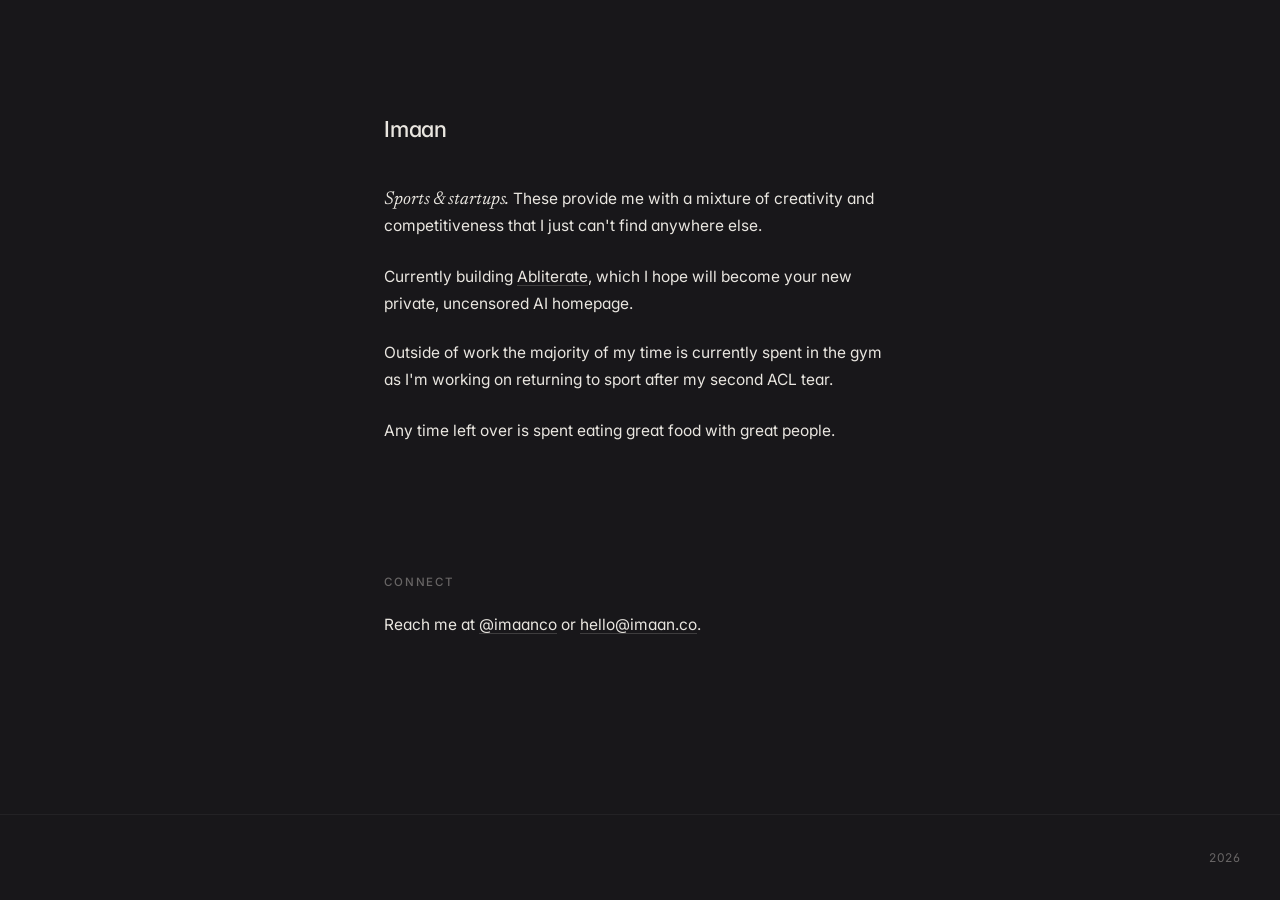
<file: index.html>
<!DOCTYPE html><html lang="en"><head>


<meta charset="utf-8">
<meta name="viewport" content="width=device-width, initial-scale=1">
<title>Imaan Minaii</title>
<meta name="description" content="Sport, startups, privacy. Building tools for people who could build before AI.">
<link rel="preconnect" href="https://fonts.googleapis.com">
<link rel="preconnect" href="https://fonts.gstatic.com" crossorigin="">
<link href="https://fonts.googleapis.com/css2?family=Inter:wght@400;500;600&amp;family=Newsreader:ital,opsz,wght@0,6..72,400;1,6..72,400&amp;display=swap" rel="stylesheet">
<link rel="icon" type="image/svg+xml" href="favicon.svg">
<link rel="stylesheet" href="site.css">
</head>
<body data-screen-label="Homepage" style="">

<main class="home">

  <div class="name">Imaan</div>

  <section class="intro">
    <p style=""><em>Sports & startups.</em> These provide me with a mixture of creativity and competitiveness that I just can't find anywhere else.<div style="height: 2px"><br></div><div style="">Currently building <a href="https://abliterate.ai" class="link">Abliterate</a>, which I hope will become your new private, uncensored AI homepage.&nbsp;</div></p>
    <p style="">Outside of work the majority of my time is currently spent in the gym as I'm working on returning to sport after my second ACL tear.&nbsp;<div style="height: 2px"><br></div><div>Any time left over is spent eating great food with great people.</div></p>
  </section>

  <section class="grid">
    <div class="block" hidden>
      <div class="eyebrow">Building</div>
      <div class="item">
        <div class="name-row"><a href="https://abliterate.ai">Abliterate</a></div>
        <div class="desc">Your private, uncensored homepage to the internet.</div>
      </div>
    </div>

    <div class="block" hidden>
      <div class="eyebrow">Projects</div>
      <div class="item">
        <div class="name-row"><a href="#">Builders Log</a><span class="arr">↗</span></div>
        <div class="desc">Turn your coding-agent history into social posts.</div>
      </div>
      <div class="item">
        <div class="name-row"><a href="#">PT Module</a><span class="arr">↗</span></div>
        <div class="desc">Coaching software for trainers who just want to train.</div>
      </div>
      <div class="item">
        <div class="name-row"><a href="#">Toolbelt</a><span class="arr">↗</span></div>
        <div class="desc">Personal suite of tools for building apps people love.</div>
      </div>
    </div>

    <div class="block" hidden>
      <div class="eyebrow">Writing</div>
      <div class="item">
        <div class="name-row"><a href="notes-on-ai-velocity.html">Notes on AI velocity</a></div>
        <div class="desc">Why 10× beats 100 features.</div>
      </div>
      <div class="item">
        <div class="name-row"><a href="#">Returning from injury</a></div>
        <div class="desc">Six months off the pitch.</div>
      </div>
      <div class="item">
        <div class="name-row"><a href="writing.html">All writing</a></div>
        <div class="desc">Infrequent thoughts.</div>
      </div>
    </div>
  </section>

  <section class="section" hidden>
    <div class="eyebrow">Now</div>
    <p style="">Returning from injury — slowly, mindfully. Most evenings are spent organising matches, training, or cooking.</p>
    <p style="">Building three things at once is a discipline in saying no. I keep a short list of things that earn their place and protect the rest of the day for deep work.</p>
  </section>

  <section class="section">
    <div class="eyebrow">Connect</div>
    <p>Reach me at <a href="https://x.com/imaanco" class="link" style="">@imaanco</a> or <a href="mailto:hello@imaan.co" class="link" style="">hello@imaan.co</a>.</p>
  </section>

</main>

<footer class="home-foot">
  <span>2026</span>
</footer>



</body></html>
</file>
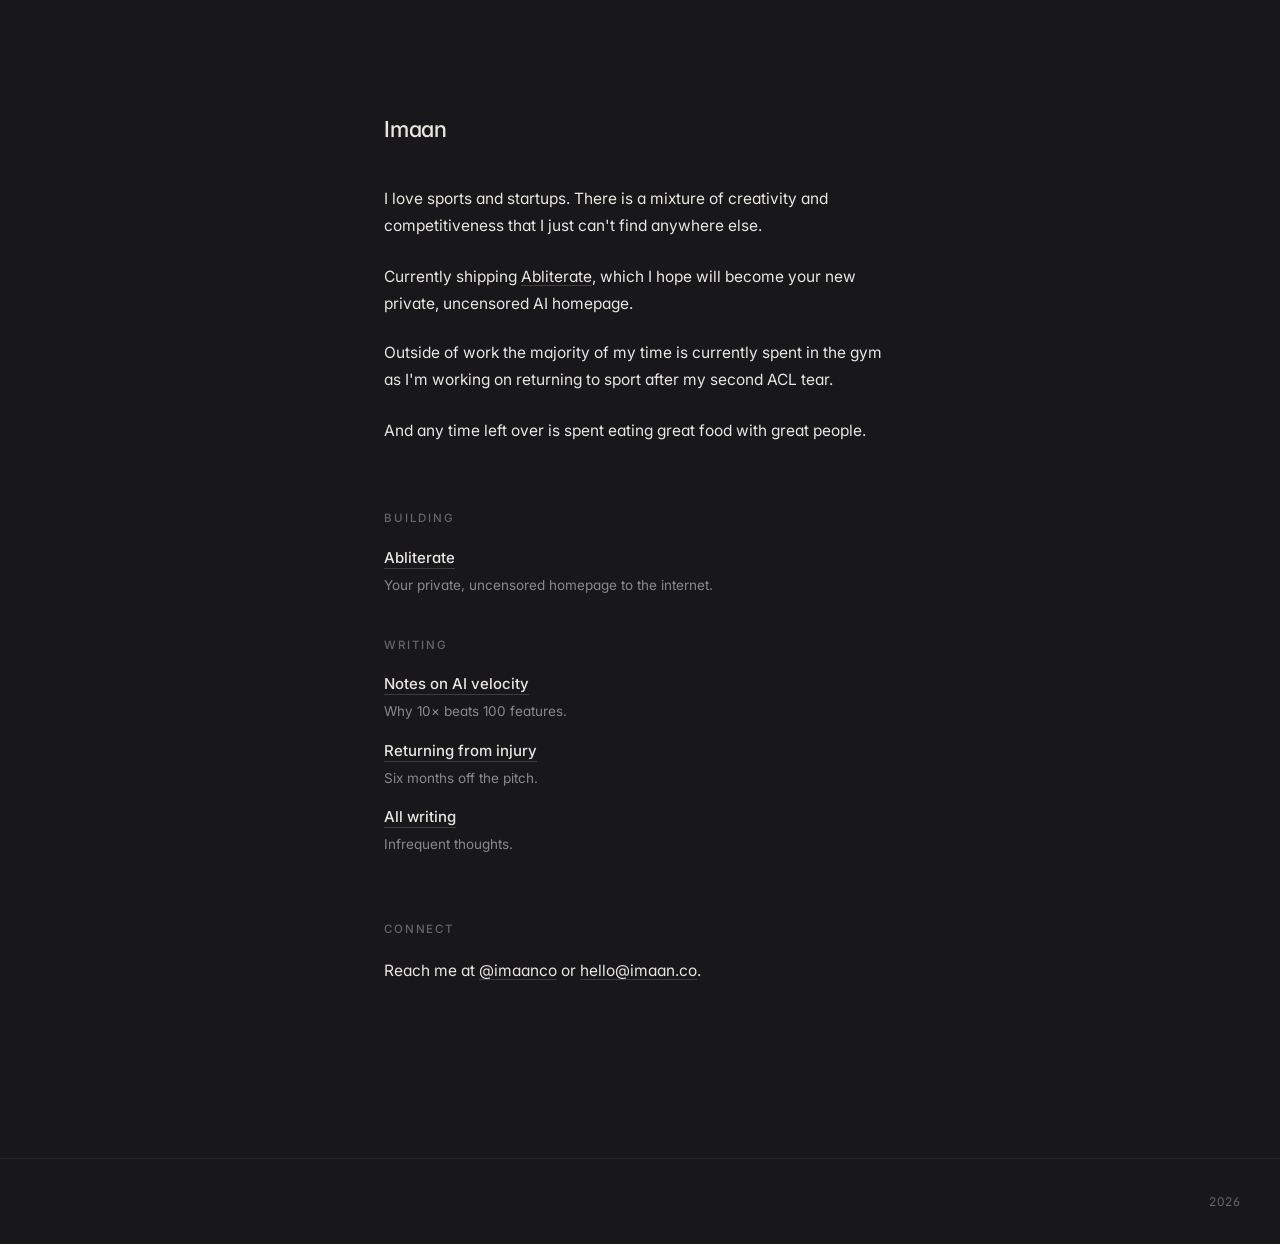
<file: design_references/index.html>
<!DOCTYPE html><html lang="en"><head>


<meta charset="utf-8">
<meta name="viewport" content="width=device-width, initial-scale=1">
<title>Imaan</title>
<meta name="description" content="Sport, startups, software. Building tools for people who could build before AI.">
<link rel="preconnect" href="https://fonts.googleapis.com">
<link rel="preconnect" href="https://fonts.gstatic.com" crossorigin="">
<link href="https://fonts.googleapis.com/css2?family=Inter:wght@400;500;600&amp;display=swap" rel="stylesheet">
<link rel="stylesheet" href="site.css">
</head>
<body data-screen-label="Homepage" style="">

<main class="home">

  <div class="name">Imaan</div>

  <section class="intro">
    <p style="">I love sports and startups. There is a mixture of creativity and competitiveness that I just can't find anywhere else.<div style="height: 2px"><br></div><div style="">Currently shipping <a href="#" class="link">Abliterate</a>, which I hope will become your new private, uncensored AI homepage.&nbsp;</div></p>
    <p style="">Outside of work the majority of my time is currently spent in the gym as I'm working on returning to sport after my second ACL tear.&nbsp;<div style="height: 2px"><br></div><div>And any time left over is spent eating great food with great people.</div></p>
  </section>

  <section class="grid">
    <div class="block">
      <div class="eyebrow">Building</div>
      <div class="item">
        <div class="name-row"><a href="#">Abliterate</a></div>
        <div class="desc">Your private, uncensored homepage to the internet.</div>
      </div>
    </div>

    <div class="block" hidden>
      <div class="eyebrow">Projects</div>
      <div class="item">
        <div class="name-row"><a href="#">Builders Log</a><span class="arr">↗</span></div>
        <div class="desc">Turn your coding-agent history into social posts.</div>
      </div>
      <div class="item">
        <div class="name-row"><a href="#">PT Module</a><span class="arr">↗</span></div>
        <div class="desc">Coaching software for trainers who just want to train.</div>
      </div>
      <div class="item">
        <div class="name-row"><a href="#">Toolbelt</a><span class="arr">↗</span></div>
        <div class="desc">Personal suite of tools for building apps people love.</div>
      </div>
    </div>

    <div class="block">
      <div class="eyebrow">Writing</div>
      <div class="item">
        <div class="name-row"><a href="notes-on-ai-velocity.html">Notes on AI velocity</a></div>
        <div class="desc">Why 10× beats 100 features.</div>
      </div>
      <div class="item">
        <div class="name-row"><a href="#">Returning from injury</a></div>
        <div class="desc">Six months off the pitch.</div>
      </div>
      <div class="item">
        <div class="name-row"><a href="writing.html">All writing</a></div>
        <div class="desc">Infrequent thoughts.</div>
      </div>
    </div>
  </section>

  <section class="section" hidden>
    <div class="eyebrow">Now</div>
    <p style="">Returning from injury — slowly, mindfully. Most evenings are spent organising matches, training, or cooking.</p>
    <p style="">Building three things at once is a discipline in saying no. I keep a short list of things that earn their place and protect the rest of the day for deep work.</p>
  </section>

  <section class="section">
    <div class="eyebrow">Connect</div>
    <p>Reach me at <a href="#" class="link" style="">@imaanco</a> or <a href="mailto:hi@imaan.co" class="link" style="">hello@imaan.co</a>.</p>
  </section>

</main>

<footer class="home-foot">
  <span>2026</span>
</footer>



</body></html>
</file>
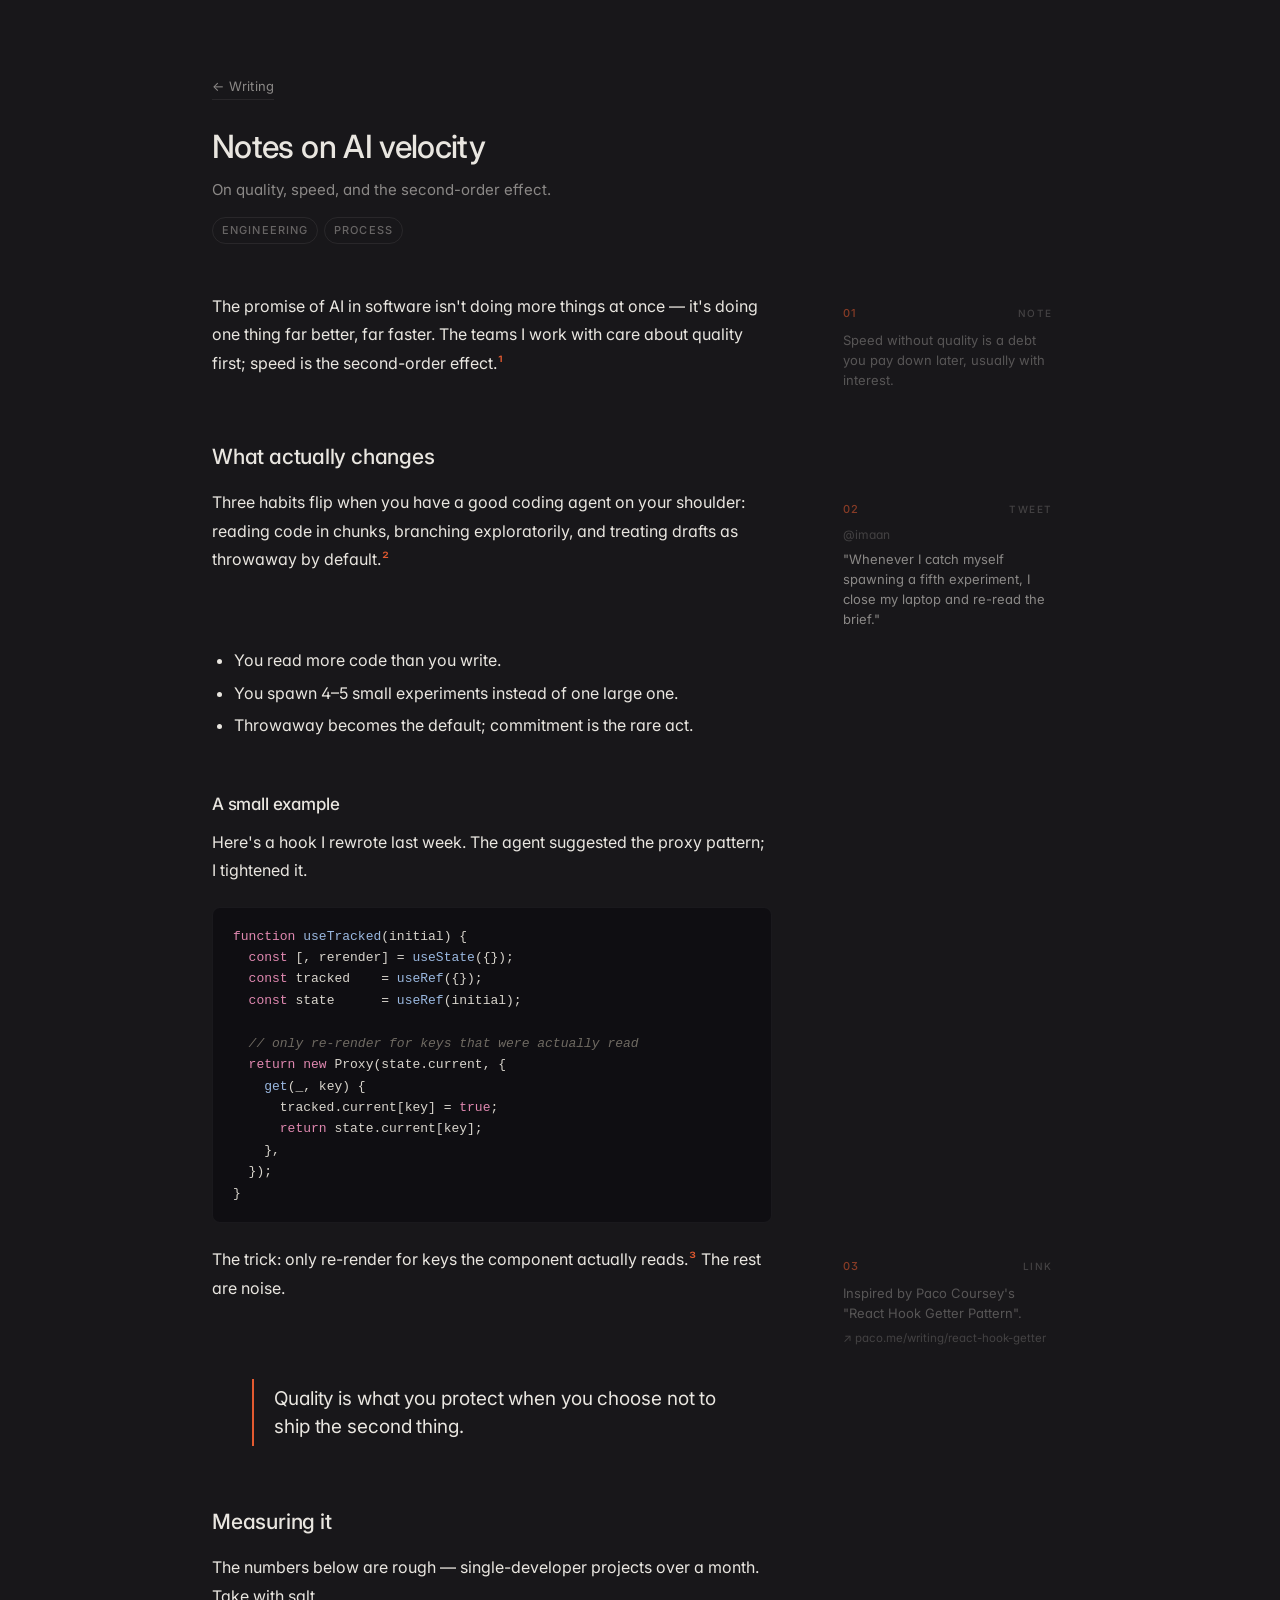
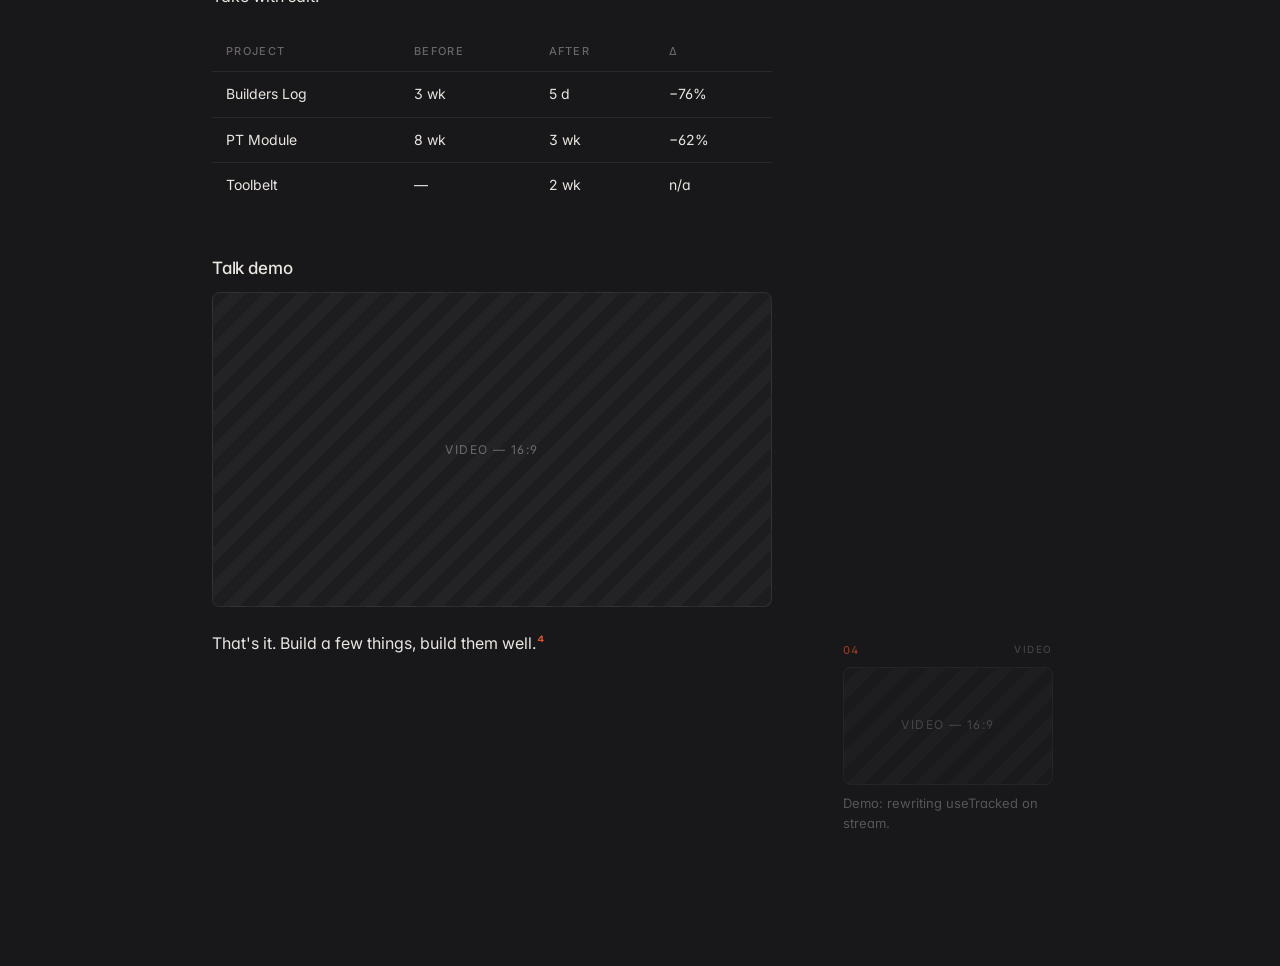
<file: notes-on-ai-velocity.html>
<!doctype html>
<html lang="en">
<head>
<meta charset="utf-8" />
<meta name="viewport" content="width=device-width, initial-scale=1" />
<title>Notes on AI velocity — Imaan</title>
<link rel="preconnect" href="https://fonts.googleapis.com" />
<link rel="preconnect" href="https://fonts.gstatic.com" crossorigin />
<link href="https://fonts.googleapis.com/css2?family=Inter:wght@400;500;600&family=Newsreader:ital,opsz,wght@0,6..72,400;1,6..72,400&display=swap" rel="stylesheet" />
<link rel="icon" type="image/svg+xml" href="favicon.svg" />
<link rel="stylesheet" href="site.css" />
</head>
<body data-screen-label="Post — Notes on AI velocity">

<main class="post-wrap">

  <div class="crumb"><a href="writing.html" class="back-link">← Writing</a></div>

  <header class="head">
    <h1 class="h-title">Notes on AI velocity</h1>
    <p class="h-sub">On quality, speed, and the second-order effect.</p>
    <div class="h-topics">
      <span class="t">Engineering</span>
      <span class="t">Process</span>
    </div>
  </header>

  <article class="post">

    <p>
      The promise of AI in software isn't doing more things at once — it's doing
      one thing far better, far faster. The teams I work with care about quality
      first; speed is the second-order effect.<a class="sn-mark" href="#sn-1" data-sn-target="1">1</a>
    </p>
    <aside class="sn" data-sn="1">
      <button class="sn-toggle"><span>Note 01</span><span class="sn-toggle-icon">+</span></button>
      <div class="sn-head">
        <span class="sn-n">01</span>
        <span class="sn-kind">Note</span>
      </div>
      <div class="sn-body">
        <p>Speed without quality is a debt you pay down later, usually with interest.</p>
      </div>
    </aside>

    <h2>What actually changes</h2>
    <p>
      Three habits flip when you have a good coding agent on your shoulder: reading
      code in chunks, branching exploratorily, and treating drafts as throwaway by
      default.<a class="sn-mark" href="#sn-2" data-sn-target="2">2</a>
    </p>
    <aside class="sn" data-sn="2">
      <button class="sn-toggle"><span>Note 02</span><span class="sn-toggle-icon">+</span></button>
      <div class="sn-head">
        <span class="sn-n">02</span>
        <span class="sn-kind">Tweet</span>
      </div>
      <div class="sn-body">
        <p class="handle">@imaan</p>
        <p class="quote">"Whenever I catch myself spawning a fifth experiment, I close my laptop and re-read the brief."</p>
      </div>
    </aside>

    <ul>
      <li>You read more code than you write.</li>
      <li>You spawn 4–5 small experiments instead of one large one.</li>
      <li>Throwaway becomes the default; commitment is the rare act.</li>
    </ul>

    <h3>A small example</h3>
    <p>Here's a hook I rewrote last week. The agent suggested the proxy pattern; I tightened it.</p>

<pre class="code"><span class="tok-k">function</span> <span class="tok-f">useTracked</span>(initial) {
  <span class="tok-k">const</span> [, rerender] = <span class="tok-f">useState</span>({});
  <span class="tok-k">const</span> tracked    = <span class="tok-f">useRef</span>({});
  <span class="tok-k">const</span> state      = <span class="tok-f">useRef</span>(initial);

  <span class="tok-c">// only re-render for keys that were actually read</span>
  <span class="tok-k">return</span> <span class="tok-k">new</span> Proxy(state.current, {
    <span class="tok-f">get</span>(_, key) {
      tracked.current[key] = <span class="tok-k">true</span>;
      <span class="tok-k">return</span> state.current[key];
    },
  });
}</pre>

    <p>
      The trick: only re-render for keys the component actually reads.<a class="sn-mark" href="#sn-3" data-sn-target="3">3</a> The rest are noise.
    </p>
    <aside class="sn" data-sn="3">
      <button class="sn-toggle"><span>Note 03</span><span class="sn-toggle-icon">+</span></button>
      <div class="sn-head">
        <span class="sn-n">03</span>
        <span class="sn-kind">Link</span>
      </div>
      <div class="sn-body">
        <p>Inspired by Paco Coursey's "React Hook Getter Pattern".</p>
        <p class="url">↗ paco.me/writing/react-hook-getter</p>
      </div>
    </aside>

    <blockquote class="pull">Quality is what you protect when you choose not to ship the second thing.</blockquote>

    <h2>Measuring it</h2>
    <p>The numbers below are rough — single-developer projects over a month. Take with salt.</p>

    <table class="tbl">
      <thead><tr><th>Project</th><th>Before</th><th>After</th><th>Δ</th></tr></thead>
      <tbody>
        <tr><td>Builders Log</td><td>3 wk</td><td>5 d</td><td>−76%</td></tr>
        <tr><td>PT Module</td><td>8 wk</td><td>3 wk</td><td>−62%</td></tr>
        <tr><td>Toolbelt</td><td>—</td><td>2 wk</td><td>n/a</td></tr>
      </tbody>
    </table>

    <h3>Talk demo</h3>
    <div class="embed">Video — 16:9</div>

    <p>
      That's it. Build a few things, build them well.<a class="sn-mark" href="#sn-4" data-sn-target="4">4</a>
    </p>
    <aside class="sn" data-sn="4">
      <button class="sn-toggle"><span>Note 04</span><span class="sn-toggle-icon">+</span></button>
      <div class="sn-head">
        <span class="sn-n">04</span>
        <span class="sn-kind">Video</span>
      </div>
      <div class="sn-body">
        <div class="embed">Video — 16:9</div>
        <p>Demo: rewriting useTracked on stream.</p>
      </div>
    </aside>

  </article>

</main>

<script src="post.js"></script>

</body>
</html>
</file>
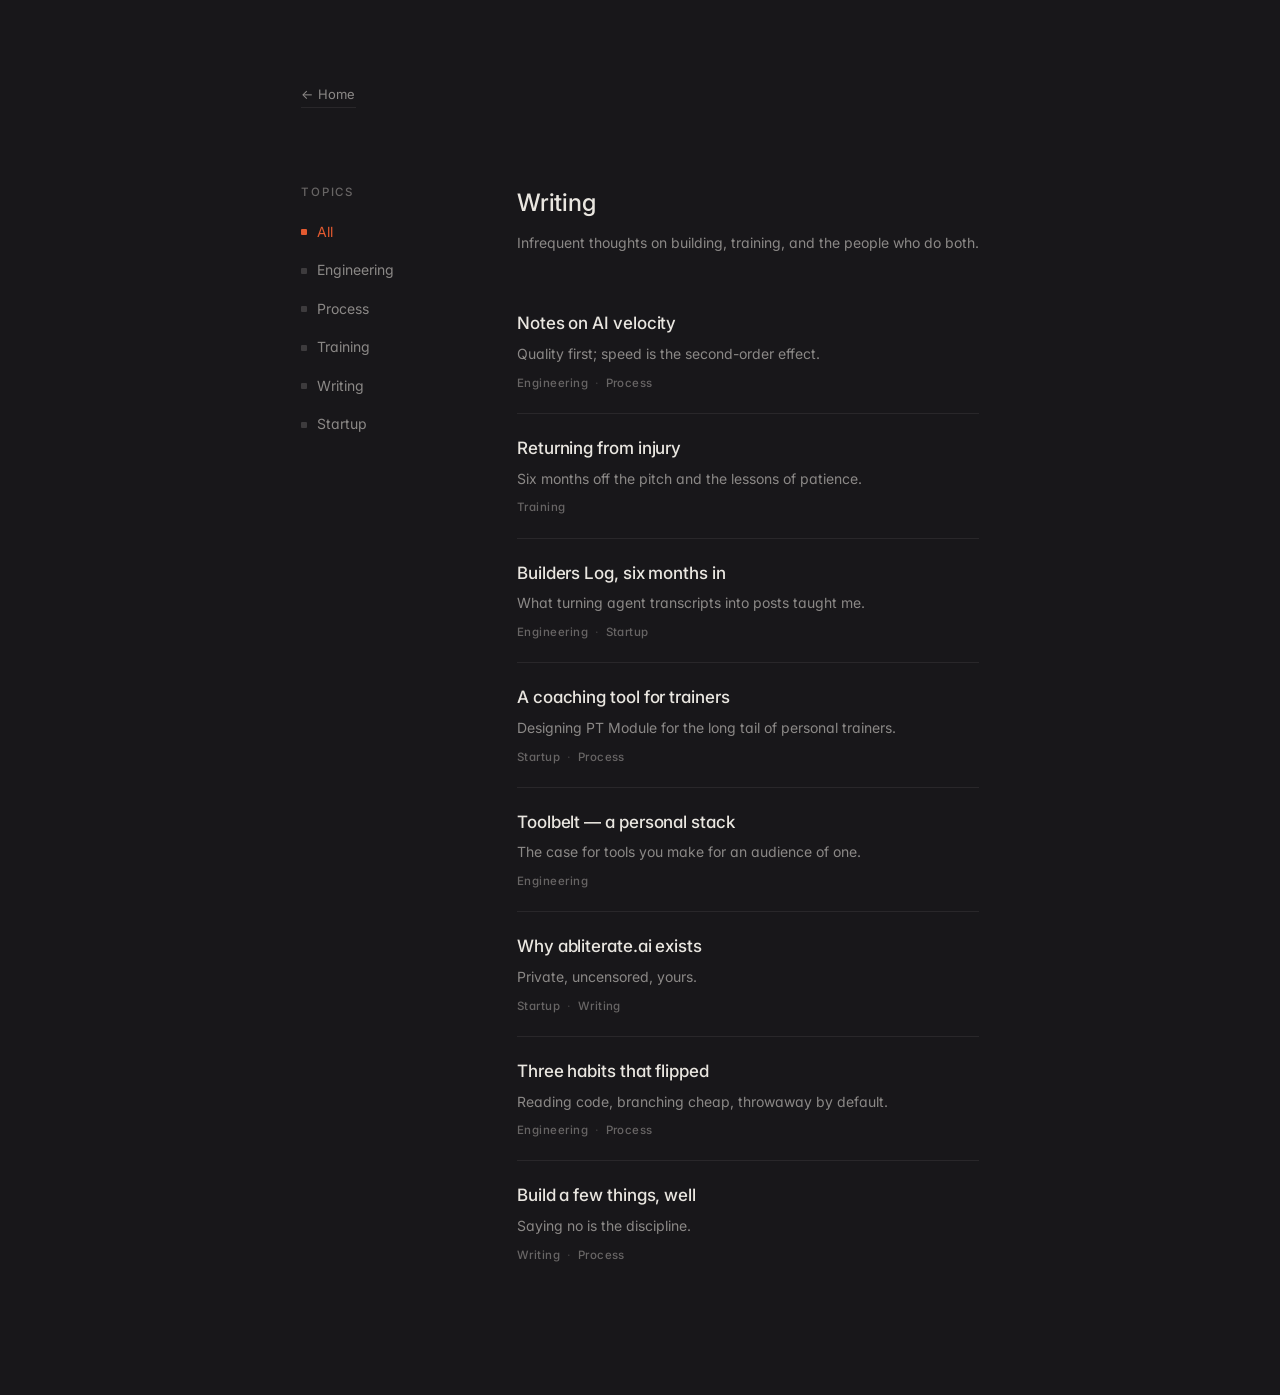
<file: writing.html>
<!doctype html>
<html lang="en">
<head>
<meta charset="utf-8" />
<meta name="viewport" content="width=device-width, initial-scale=1" />
<title>Writing — Imaan</title>
<link rel="preconnect" href="https://fonts.googleapis.com" />
<link rel="preconnect" href="https://fonts.gstatic.com" crossorigin />
<link href="https://fonts.googleapis.com/css2?family=Inter:wght@400;500;600&family=Newsreader:ital,opsz,wght@0,6..72,400;1,6..72,400&display=swap" rel="stylesheet" />
<link rel="icon" type="image/svg+xml" href="favicon.svg" />
<link rel="stylesheet" href="site.css" />
</head>
<body data-screen-label="Writing — Index">

<main class="archive">

  <div class="crumb"><a href="index.html" class="back-link">← Home</a></div>

  <aside class="filter">
    <div class="eyebrow">Topics</div>
    <div class="topics" id="topics">
      <button class="topic" data-topic="All" aria-pressed="true"><span class="dot"></span>All</button>
      <button class="topic" data-topic="Engineering" aria-pressed="false"><span class="dot"></span>Engineering</button>
      <button class="topic" data-topic="Process" aria-pressed="false"><span class="dot"></span>Process</button>
      <button class="topic" data-topic="Training" aria-pressed="false"><span class="dot"></span>Training</button>
      <button class="topic" data-topic="Writing" aria-pressed="false"><span class="dot"></span>Writing</button>
      <button class="topic" data-topic="Startup" aria-pressed="false"><span class="dot"></span>Startup</button>
    </div>
  </aside>

  <section class="main">
    <h1 class="title">Writing</h1>
    <p class="lede">Infrequent thoughts on building, training, and the people who do both.</p>

    <div class="posts" id="posts">
      <a class="post-row" href="notes-on-ai-velocity.html" data-topics="Engineering,Process">
        <div class="post-title">Notes on AI velocity</div>
        <div class="post-desc">Quality first; speed is the second-order effect.</div>
        <div class="post-meta"><span>Engineering</span><span>Process</span></div>
      </a>
      <a class="post-row" href="#" data-topics="Training">
        <div class="post-title">Returning from injury</div>
        <div class="post-desc">Six months off the pitch and the lessons of patience.</div>
        <div class="post-meta"><span>Training</span></div>
      </a>
      <a class="post-row" href="#" data-topics="Engineering,Startup">
        <div class="post-title">Builders Log, six months in</div>
        <div class="post-desc">What turning agent transcripts into posts taught me.</div>
        <div class="post-meta"><span>Engineering</span><span>Startup</span></div>
      </a>
      <a class="post-row" href="#" data-topics="Startup,Process">
        <div class="post-title">A coaching tool for trainers</div>
        <div class="post-desc">Designing PT Module for the long tail of personal trainers.</div>
        <div class="post-meta"><span>Startup</span><span>Process</span></div>
      </a>
      <a class="post-row" href="#" data-topics="Engineering">
        <div class="post-title">Toolbelt — a personal stack</div>
        <div class="post-desc">The case for tools you make for an audience of one.</div>
        <div class="post-meta"><span>Engineering</span></div>
      </a>
      <a class="post-row" href="#" data-topics="Startup,Writing">
        <div class="post-title">Why abliterate.ai exists</div>
        <div class="post-desc">Private, uncensored, yours.</div>
        <div class="post-meta"><span>Startup</span><span>Writing</span></div>
      </a>
      <a class="post-row" href="#" data-topics="Engineering,Process">
        <div class="post-title">Three habits that flipped</div>
        <div class="post-desc">Reading code, branching cheap, throwaway by default.</div>
        <div class="post-meta"><span>Engineering</span><span>Process</span></div>
      </a>
      <a class="post-row" href="#" data-topics="Writing,Process">
        <div class="post-title">Build a few things, well</div>
        <div class="post-desc">Saying no is the discipline.</div>
        <div class="post-meta"><span>Writing</span><span>Process</span></div>
      </a>
    </div>

    <div class="empty" id="empty" hidden>Nothing here under that topic — yet.</div>
  </section>

</main>

<script>
(function () {
  const topicsEl = document.getElementById("topics");
  const posts    = [...document.querySelectorAll(".post-row")];
  const empty    = document.getElementById("empty");

  topicsEl.addEventListener("click", (e) => {
    const btn = e.target.closest(".topic");
    if (!btn) return;

    [...topicsEl.children].forEach(b => b.setAttribute("aria-pressed", b === btn ? "true" : "false"));

    const topic = btn.dataset.topic;
    let visible = 0;
    posts.forEach(p => {
      const tags = (p.dataset.topics || "").split(",");
      const show = topic === "All" || tags.includes(topic);
      p.hidden = !show;
      if (show) visible++;
    });
    empty.hidden = visible > 0;
  });
})();
</script>

</body>
</html>
</file>
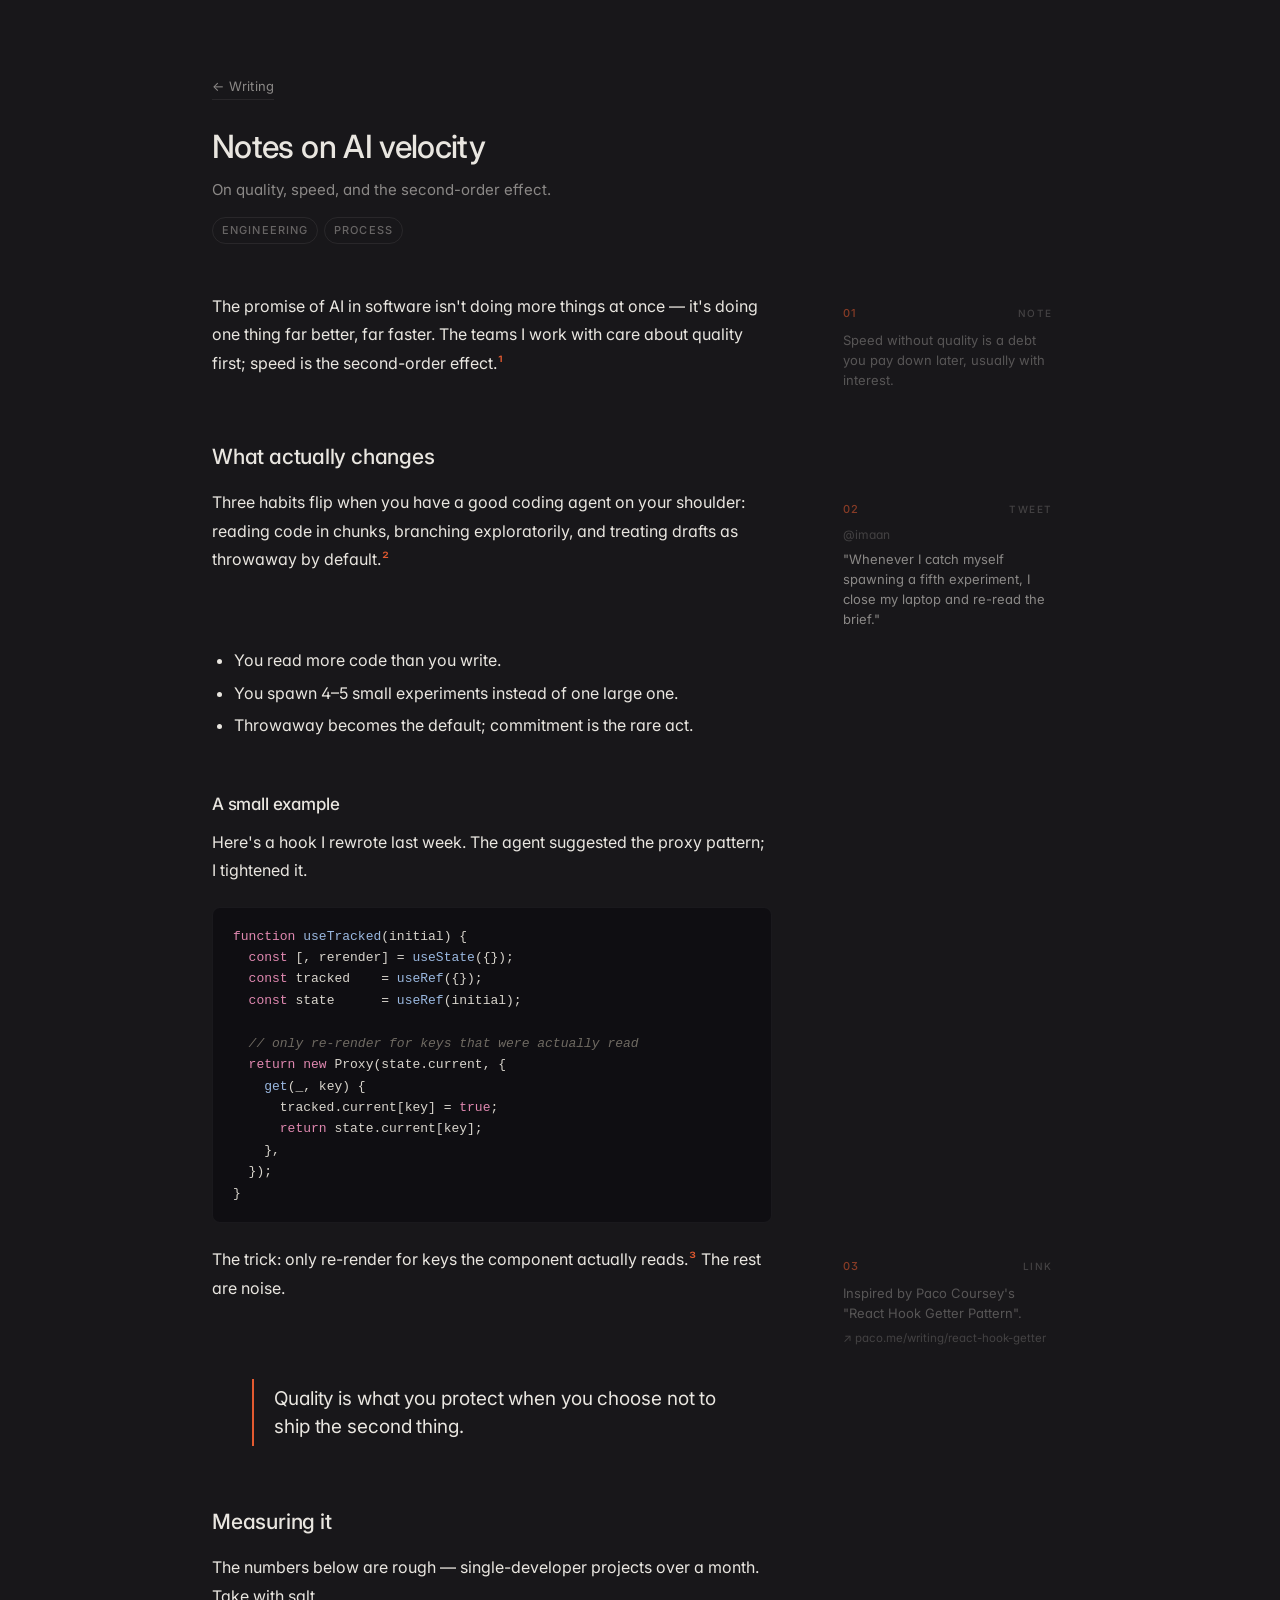
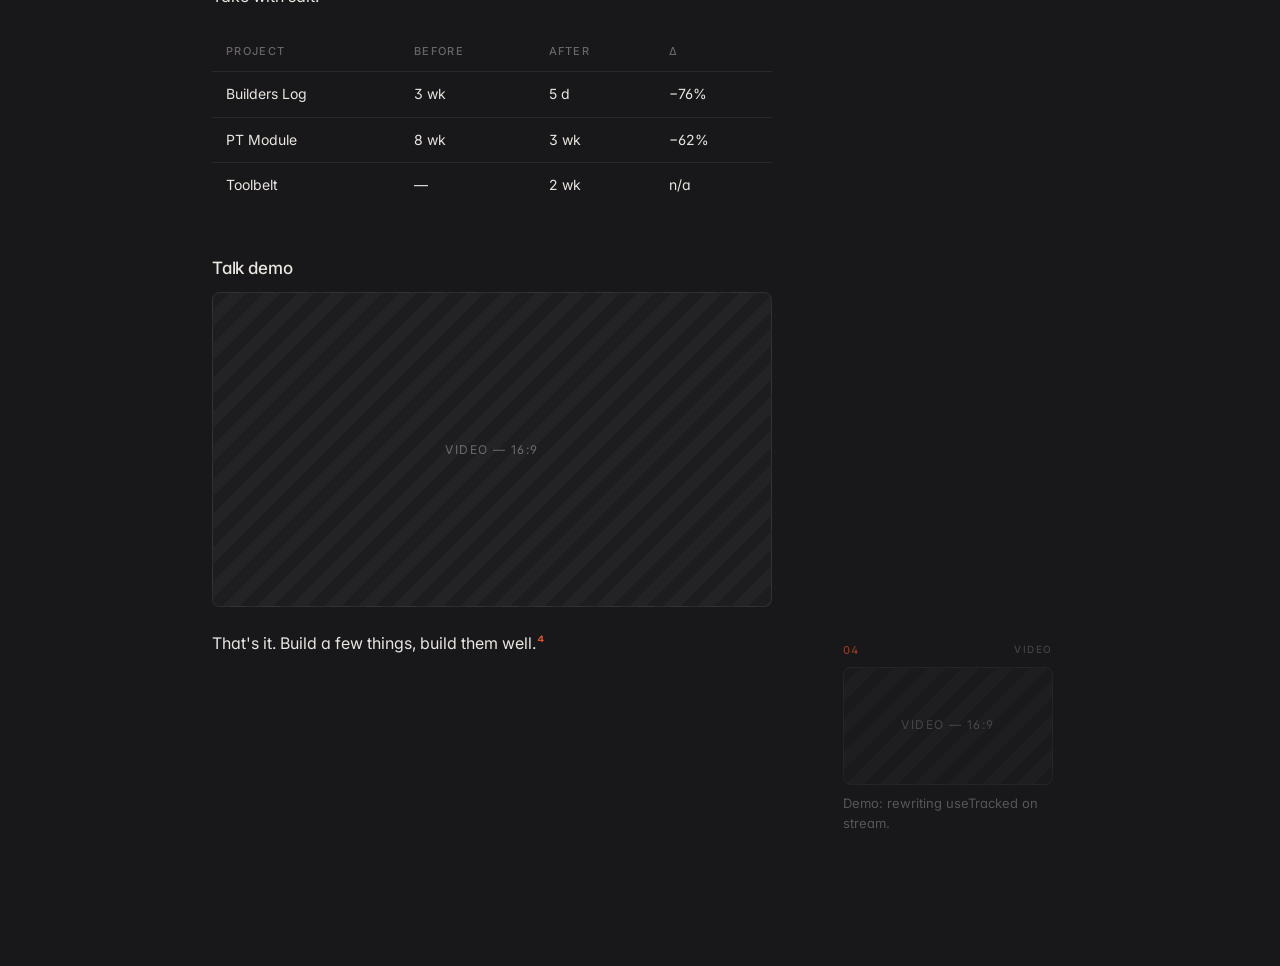
<file: design_references/notes-on-ai-velocity.html>
<!doctype html>
<html lang="en">
<head>
<meta charset="utf-8" />
<meta name="viewport" content="width=device-width, initial-scale=1" />
<title>Notes on AI velocity — Imaan</title>
<link rel="preconnect" href="https://fonts.googleapis.com" />
<link rel="preconnect" href="https://fonts.gstatic.com" crossorigin />
<link href="https://fonts.googleapis.com/css2?family=Inter:wght@400;500;600&display=swap" rel="stylesheet" />
<link rel="stylesheet" href="site.css" />
</head>
<body data-screen-label="Post — Notes on AI velocity">

<main class="post-wrap">

  <div class="crumb"><a href="writing.html" class="back-link">← Writing</a></div>

  <header class="head">
    <h1 class="h-title">Notes on AI velocity</h1>
    <p class="h-sub">On quality, speed, and the second-order effect.</p>
    <div class="h-topics">
      <span class="t">Engineering</span>
      <span class="t">Process</span>
    </div>
  </header>

  <article class="post">

    <p>
      The promise of AI in software isn't doing more things at once — it's doing
      one thing far better, far faster. The teams I work with care about quality
      first; speed is the second-order effect.<a class="sn-mark" href="#sn-1" data-sn-target="1">1</a>
    </p>
    <aside class="sn" data-sn="1">
      <button class="sn-toggle"><span>Note 01</span><span class="sn-toggle-icon">+</span></button>
      <div class="sn-head">
        <span class="sn-n">01</span>
        <span class="sn-kind">Note</span>
      </div>
      <div class="sn-body">
        <p>Speed without quality is a debt you pay down later, usually with interest.</p>
      </div>
    </aside>

    <h2>What actually changes</h2>
    <p>
      Three habits flip when you have a good coding agent on your shoulder: reading
      code in chunks, branching exploratorily, and treating drafts as throwaway by
      default.<a class="sn-mark" href="#sn-2" data-sn-target="2">2</a>
    </p>
    <aside class="sn" data-sn="2">
      <button class="sn-toggle"><span>Note 02</span><span class="sn-toggle-icon">+</span></button>
      <div class="sn-head">
        <span class="sn-n">02</span>
        <span class="sn-kind">Tweet</span>
      </div>
      <div class="sn-body">
        <p class="handle">@imaan</p>
        <p class="quote">"Whenever I catch myself spawning a fifth experiment, I close my laptop and re-read the brief."</p>
      </div>
    </aside>

    <ul>
      <li>You read more code than you write.</li>
      <li>You spawn 4–5 small experiments instead of one large one.</li>
      <li>Throwaway becomes the default; commitment is the rare act.</li>
    </ul>

    <h3>A small example</h3>
    <p>Here's a hook I rewrote last week. The agent suggested the proxy pattern; I tightened it.</p>

<pre class="code"><span class="tok-k">function</span> <span class="tok-f">useTracked</span>(initial) {
  <span class="tok-k">const</span> [, rerender] = <span class="tok-f">useState</span>({});
  <span class="tok-k">const</span> tracked    = <span class="tok-f">useRef</span>({});
  <span class="tok-k">const</span> state      = <span class="tok-f">useRef</span>(initial);

  <span class="tok-c">// only re-render for keys that were actually read</span>
  <span class="tok-k">return</span> <span class="tok-k">new</span> Proxy(state.current, {
    <span class="tok-f">get</span>(_, key) {
      tracked.current[key] = <span class="tok-k">true</span>;
      <span class="tok-k">return</span> state.current[key];
    },
  });
}</pre>

    <p>
      The trick: only re-render for keys the component actually reads.<a class="sn-mark" href="#sn-3" data-sn-target="3">3</a> The rest are noise.
    </p>
    <aside class="sn" data-sn="3">
      <button class="sn-toggle"><span>Note 03</span><span class="sn-toggle-icon">+</span></button>
      <div class="sn-head">
        <span class="sn-n">03</span>
        <span class="sn-kind">Link</span>
      </div>
      <div class="sn-body">
        <p>Inspired by Paco Coursey's "React Hook Getter Pattern".</p>
        <p class="url">↗ paco.me/writing/react-hook-getter</p>
      </div>
    </aside>

    <blockquote class="pull">Quality is what you protect when you choose not to ship the second thing.</blockquote>

    <h2>Measuring it</h2>
    <p>The numbers below are rough — single-developer projects over a month. Take with salt.</p>

    <table class="tbl">
      <thead><tr><th>Project</th><th>Before</th><th>After</th><th>Δ</th></tr></thead>
      <tbody>
        <tr><td>Builders Log</td><td>3 wk</td><td>5 d</td><td>−76%</td></tr>
        <tr><td>PT Module</td><td>8 wk</td><td>3 wk</td><td>−62%</td></tr>
        <tr><td>Toolbelt</td><td>—</td><td>2 wk</td><td>n/a</td></tr>
      </tbody>
    </table>

    <h3>Talk demo</h3>
    <div class="embed">Video — 16:9</div>

    <p>
      That's it. Build a few things, build them well.<a class="sn-mark" href="#sn-4" data-sn-target="4">4</a>
    </p>
    <aside class="sn" data-sn="4">
      <button class="sn-toggle"><span>Note 04</span><span class="sn-toggle-icon">+</span></button>
      <div class="sn-head">
        <span class="sn-n">04</span>
        <span class="sn-kind">Video</span>
      </div>
      <div class="sn-body">
        <div class="embed">Video — 16:9</div>
        <p>Demo: rewriting useTracked on stream.</p>
      </div>
    </aside>

  </article>

</main>

<script src="post.js"></script>

</body>
</html>
</file>
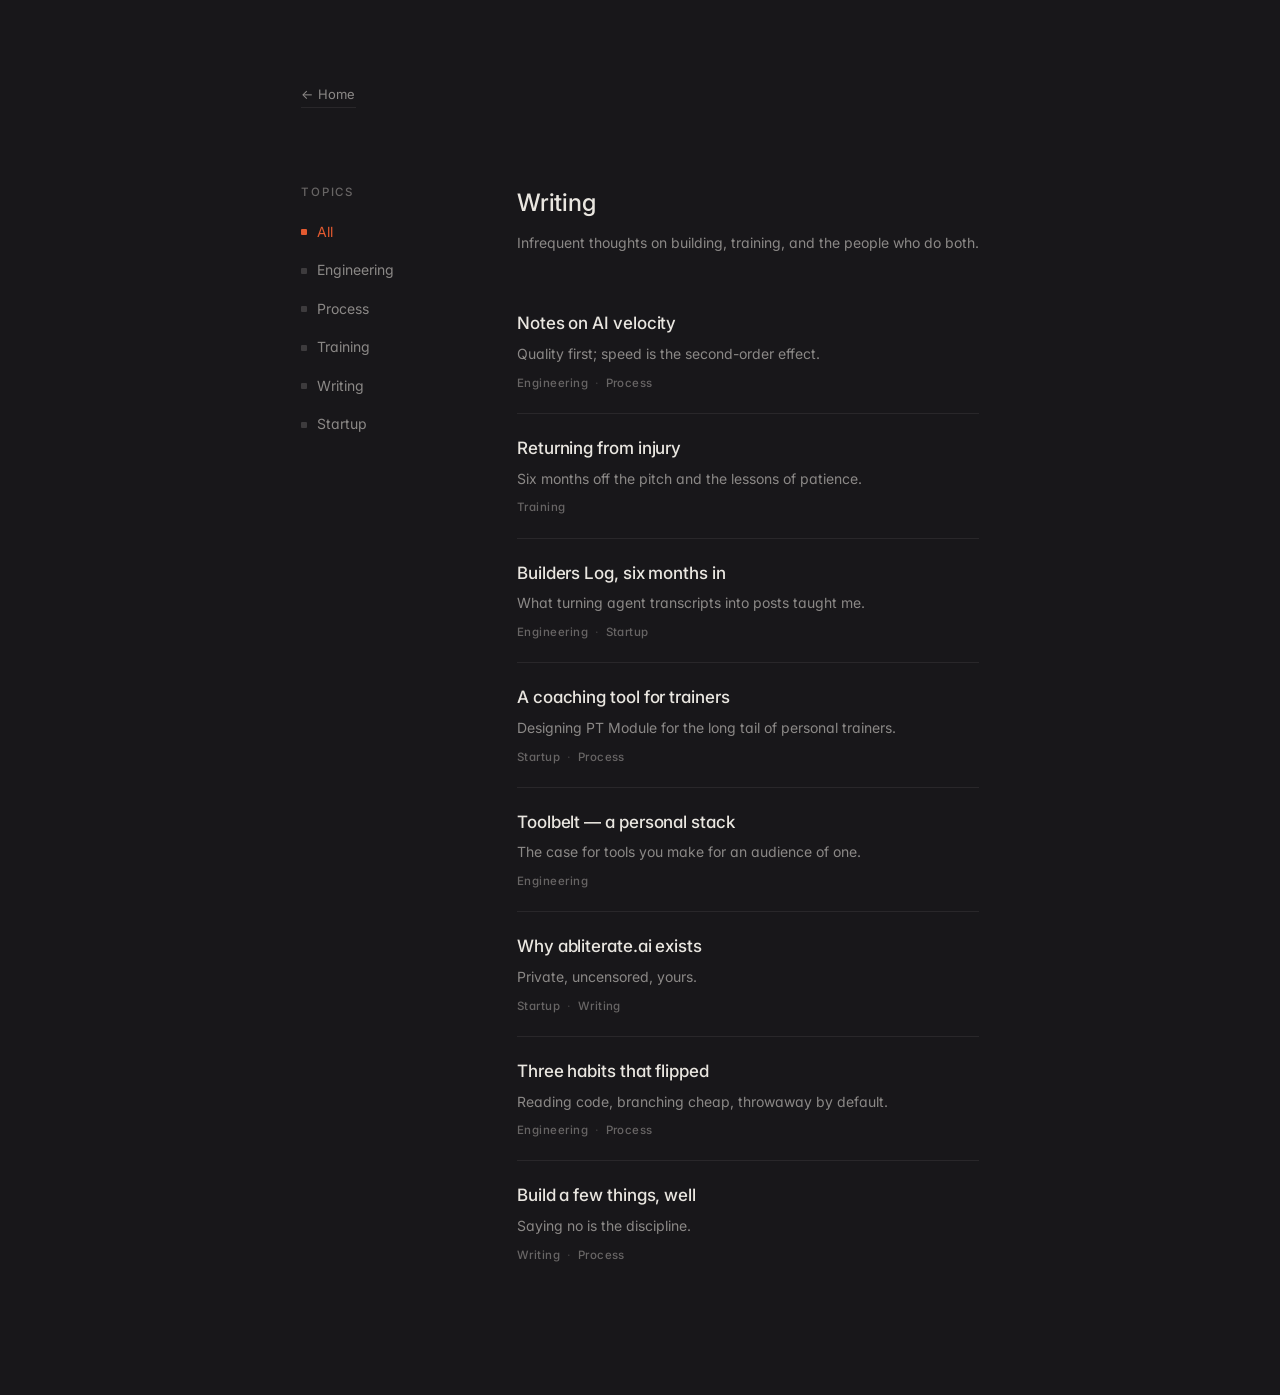
<file: design_references/writing.html>
<!doctype html>
<html lang="en">
<head>
<meta charset="utf-8" />
<meta name="viewport" content="width=device-width, initial-scale=1" />
<title>Writing — Imaan</title>
<link rel="preconnect" href="https://fonts.googleapis.com" />
<link rel="preconnect" href="https://fonts.gstatic.com" crossorigin />
<link href="https://fonts.googleapis.com/css2?family=Inter:wght@400;500;600&display=swap" rel="stylesheet" />
<link rel="stylesheet" href="site.css" />
</head>
<body data-screen-label="Writing — Index">

<main class="archive">

  <div class="crumb"><a href="index.html" class="back-link">← Home</a></div>

  <aside class="filter">
    <div class="eyebrow">Topics</div>
    <div class="topics" id="topics">
      <button class="topic" data-topic="All" aria-pressed="true"><span class="dot"></span>All</button>
      <button class="topic" data-topic="Engineering" aria-pressed="false"><span class="dot"></span>Engineering</button>
      <button class="topic" data-topic="Process" aria-pressed="false"><span class="dot"></span>Process</button>
      <button class="topic" data-topic="Training" aria-pressed="false"><span class="dot"></span>Training</button>
      <button class="topic" data-topic="Writing" aria-pressed="false"><span class="dot"></span>Writing</button>
      <button class="topic" data-topic="Startup" aria-pressed="false"><span class="dot"></span>Startup</button>
    </div>
  </aside>

  <section class="main">
    <h1 class="title">Writing</h1>
    <p class="lede">Infrequent thoughts on building, training, and the people who do both.</p>

    <div class="posts" id="posts">
      <a class="post-row" href="notes-on-ai-velocity.html" data-topics="Engineering,Process">
        <div class="post-title">Notes on AI velocity</div>
        <div class="post-desc">Quality first; speed is the second-order effect.</div>
        <div class="post-meta"><span>Engineering</span><span>Process</span></div>
      </a>
      <a class="post-row" href="#" data-topics="Training">
        <div class="post-title">Returning from injury</div>
        <div class="post-desc">Six months off the pitch and the lessons of patience.</div>
        <div class="post-meta"><span>Training</span></div>
      </a>
      <a class="post-row" href="#" data-topics="Engineering,Startup">
        <div class="post-title">Builders Log, six months in</div>
        <div class="post-desc">What turning agent transcripts into posts taught me.</div>
        <div class="post-meta"><span>Engineering</span><span>Startup</span></div>
      </a>
      <a class="post-row" href="#" data-topics="Startup,Process">
        <div class="post-title">A coaching tool for trainers</div>
        <div class="post-desc">Designing PT Module for the long tail of personal trainers.</div>
        <div class="post-meta"><span>Startup</span><span>Process</span></div>
      </a>
      <a class="post-row" href="#" data-topics="Engineering">
        <div class="post-title">Toolbelt — a personal stack</div>
        <div class="post-desc">The case for tools you make for an audience of one.</div>
        <div class="post-meta"><span>Engineering</span></div>
      </a>
      <a class="post-row" href="#" data-topics="Startup,Writing">
        <div class="post-title">Why abliterate.ai exists</div>
        <div class="post-desc">Private, uncensored, yours.</div>
        <div class="post-meta"><span>Startup</span><span>Writing</span></div>
      </a>
      <a class="post-row" href="#" data-topics="Engineering,Process">
        <div class="post-title">Three habits that flipped</div>
        <div class="post-desc">Reading code, branching cheap, throwaway by default.</div>
        <div class="post-meta"><span>Engineering</span><span>Process</span></div>
      </a>
      <a class="post-row" href="#" data-topics="Writing,Process">
        <div class="post-title">Build a few things, well</div>
        <div class="post-desc">Saying no is the discipline.</div>
        <div class="post-meta"><span>Writing</span><span>Process</span></div>
      </a>
    </div>

    <div class="empty" id="empty" hidden>Nothing here under that topic — yet.</div>
  </section>

</main>

<script>
(function () {
  const topicsEl = document.getElementById("topics");
  const posts    = [...document.querySelectorAll(".post-row")];
  const empty    = document.getElementById("empty");

  topicsEl.addEventListener("click", (e) => {
    const btn = e.target.closest(".topic");
    if (!btn) return;

    [...topicsEl.children].forEach(b => b.setAttribute("aria-pressed", b === btn ? "true" : "false"));

    const topic = btn.dataset.topic;
    let visible = 0;
    posts.forEach(p => {
      const tags = (p.dataset.topics || "").split(",");
      const show = topic === "All" || tags.includes(topic);
      p.hidden = !show;
      if (show) visible++;
    });
    empty.hidden = visible > 0;
  });
})();
</script>

</body>
</html>
</file>
<file: site.css>
/* ────────────────────────────────────────────────────────────────────────
   imaan.co — design system
   ────────────────────────────────────────────────────────────────────── */

:root {
  /* palette */
  --bg:           #18171a;
  --bg-elev:      #1f1d22;
  --text:         #e9e6e0;
  --text-mute:    rgba(233, 230, 224, 0.55);
  --text-dim:     rgba(233, 230, 224, 0.38);
  --border:       rgba(233, 230, 224, 0.08);
  --border-soft:  rgba(233, 230, 224, 0.05);
  --border-strong:rgba(233, 230, 224, 0.18);

  --accent:        #e35a30;
  --accent-bg:     rgba(227, 90, 48, 0.12);
  --accent-bg-hi:  rgba(227, 90, 48, 0.18);
  --accent-border: rgba(227, 90, 48, 0.45);

  /* typography */
  --sans: "Inter", system-ui, -apple-system, "Segoe UI", sans-serif;

  /* rhythm */
  --col:        560px;       /* main reading column */
  --col-wide:   856px;       /* with sidenote rail */
  --rail:       240px;
  --gutter:     40px;
  --section-y:  64px;
  --para-y:    22px;
}

/* ── base ───────────────────────────────────────────────────────────── */

*, *::before, *::after { box-sizing: border-box; }
[hidden] { display: none !important; }
html, body { margin: 0; padding: 0; }
html { color-scheme: dark; -webkit-font-smoothing: antialiased; }
body {
  background: var(--bg);
  color: var(--text);
  font-family: var(--sans);
  font-size: 15.5px;
  line-height: 1.75;
  font-weight: 400;
  font-feature-settings: "ss01", "cv11";  /* Inter: single-storey a, alt 1 */
  min-height: 100vh;
  display: flex;
  flex-direction: column;
  text-rendering: optimizeLegibility;
}
body > main { flex: 1 0 auto; }
body > footer { flex: 0 0 auto; }

::selection { background: var(--accent-bg-hi); color: var(--text); }

a {
  color: inherit;
  text-decoration: underline;
  text-decoration-color: var(--border-strong);
  text-decoration-thickness: 1px;
  text-underline-offset: 3px;
  transition: color .15s, text-decoration-color .15s;
}
a:hover { color: var(--accent); text-decoration-color: var(--accent); }

p { margin: 0; }
h1, h2, h3, h4 { margin: 0; font-weight: 500; letter-spacing: -0.01em; }
ul, ol { margin: 0; padding-left: 22px; }
li { margin: 4px 0; }
img, video { max-width: 100%; display: block; }
hr { border: 0; border-top: 1px solid var(--border); margin: 32px 0; }

em {
  font-family: "Newsreader", Georgia, "Times New Roman", serif;
  font-style: italic;
  font-weight: 400;
  font-size: 1.2em;
  line-height: 1;
  letter-spacing: -0.005em;
  font-optical-sizing: auto;
}

/* ── shared primitives ──────────────────────────────────────────────── */

.eyebrow {
  font-size: 11.5px;
  font-weight: 500;
  letter-spacing: 0.16em;
  text-transform: uppercase;
  color: var(--text-dim);
}

.muted { color: var(--text-mute); }
.dim   { color: var(--text-dim); }

.link {
  text-decoration: underline;
  text-decoration-color: var(--border-strong);
  text-decoration-thickness: 1px;
  text-underline-offset: 3px;
  cursor: pointer;
}
.link:hover { color: var(--accent); text-decoration-color: var(--accent); }

.back-link {
  display: inline-block;
  font-size: 13px;
  color: var(--text-mute);
  text-decoration: none;
  letter-spacing: 0.02em;
  border-bottom: 1px solid var(--border);
  padding-bottom: 1px;
  white-space: nowrap;
}
.back-link:hover { color: var(--accent); border-color: var(--accent); }

/* ── code blocks ────────────────────────────────────────────────────── */

.code, pre code, pre {
  font-family: "ui-monospace", "SF Mono", "Menlo", "Consolas", monospace;
  font-size: 13px;
  line-height: 1.65;
}

pre.code {
  background: #0f0e12;
  border: 1px solid var(--border-soft);
  border-radius: 8px;
  padding: 18px 20px;
  margin: 0;
  color: #d8d4cc;
  overflow-x: auto;
  white-space: pre;
  font-feature-settings: normal;
}
pre.code .tok-k { color: #e088b0; }   /* keyword */
pre.code .tok-s { color: #8fd4a5; }   /* string */
pre.code .tok-n { color: #d8c590; }   /* number */
pre.code .tok-c { color: #6f6a62; font-style: italic; } /* comment */
pre.code .tok-f { color: #9ab8e0; }   /* function name */

code.inline {
  font-family: ui-monospace, monospace;
  font-size: 0.9em;
  padding: 1px 5px;
  background: rgba(233, 230, 224, 0.06);
  border: 1px solid var(--border-soft);
  border-radius: 4px;
  color: var(--text);
}

/* ── pull quote ─────────────────────────────────────────────────────── */

.pull {
  border-left: 2px solid var(--accent);
  padding: 6px 0 6px 20px;
  font-size: 19px;
  line-height: 1.45;
  letter-spacing: -0.005em;
  color: var(--text);
}

/* ── tables ─────────────────────────────────────────────────────────── */

.tbl {
  width: 100%;
  border-collapse: collapse;
  font-size: 14px;
}
.tbl th, .tbl td {
  text-align: left;
  padding: 10px 14px;
  border-bottom: 1px solid var(--border);
}
.tbl th {
  font-weight: 500;
  font-size: 11px;
  letter-spacing: 0.12em;
  text-transform: uppercase;
  color: var(--text-dim);
}
.tbl tr:last-child td { border-bottom: none; }

/* ── video / embed placeholder ──────────────────────────────────────── */

.embed {
  aspect-ratio: 16 / 9;
  background:
    repeating-linear-gradient(135deg,
      rgba(255,255,255,0.025) 0 12px,
      rgba(255,255,255,0.05) 12px 24px);
  border: 1px solid var(--border);
  border-radius: 8px;
  display: flex; align-items: center; justify-content: center;
  color: var(--text-dim);
  font-size: 12px;
  letter-spacing: 0.12em;
  text-transform: uppercase;
}

/* ────────────────────────────────────────────────────────────────────────
   PAGE: homepage
   ────────────────────────────────────────────────────────────────────── */

.home {
  max-width: var(--col);
  margin: 0 auto;
  padding: 110px 24px 110px;
  position: relative;
}

.home .name {
  font-size: 22px;
  font-weight: 500;
  letter-spacing: -0.01em;
  color: var(--text);
  margin-bottom: 36px;
}

.home p { margin-bottom: var(--para-y); }
.home .intro { margin-bottom: var(--section-y); }
.home .intro p:last-child { margin-bottom: 0; }

.home .grid {
  display: flex;
  flex-direction: column;
  gap: 40px;
  margin-bottom: var(--section-y);
}

.home .grid .block { display: flex; flex-direction: column; gap: 16px; }
.home .grid .block .eyebrow { margin: 0; }

.home .item { display: flex; flex-direction: column; gap: 4px; }
.home .item .name-row { font-size: 15px; font-weight: 500; }
.home .item .name-row a { text-decoration: none; border-bottom: 1px solid var(--border-strong); padding-bottom: 1px; }
.home .item .name-row a:hover { border-color: var(--accent); }
.home .item .arr { color: var(--text-dim); margin-left: 4px; font-size: 0.9em; }
.home .item .desc { color: var(--text-mute); font-size: 13.5px; line-height: 1.5; max-width: 420px; }

.home .section h2 { all: unset; }
.home .section { margin-bottom: var(--section-y); }
.home .section .eyebrow { margin-bottom: 18px; }
.home .section p { margin-bottom: 18px; }
.home .section p:last-child { margin-bottom: 0; }

/* Footer is a normal-flow strip at the bottom of the page. The body flex
   layout pushes it to the viewport bottom on short pages. */
.home-foot {
  display: flex;
  justify-content: flex-end;
  align-items: baseline;
  padding: 32px 40px;
  font-size: 12px;
  color: var(--text-dim);
  letter-spacing: 0.04em;
  border-top: 1px solid var(--border-soft);
}

@media (max-width: 720px) {
  .home { padding: 56px 22px 56px; }
  .home .item .desc { max-width: none; }
  .home-foot { padding: 22px; font-size: 11px; flex-direction: column; gap: 6px; }
}

/* ────────────────────────────────────────────────────────────────────────
   PAGE: writing (index)
   ────────────────────────────────────────────────────────────────────── */

.archive {
  max-width: 1000px;
  margin: 0 auto;
  padding: 80px 40px 110px;
  display: grid;
  grid-template-columns: 160px 1fr;
  gap: 56px;
}

.archive .crumb { grid-column: 1 / -1; margin-bottom: 18px; }

.archive .filter .eyebrow { margin-bottom: 14px; }
.archive .topics { display: flex; flex-direction: column; gap: 6px; }
.archive .topic {
  all: unset;
  cursor: pointer;
  font-size: 14px;
  padding: 4px 0;
  color: var(--text-mute);
  display: flex; align-items: center; gap: 10px;
  transition: color .15s;
}
.archive .topic .dot {
  width: 6px; height: 6px;
  border-radius: 1px;
  background: var(--border-strong);
  transition: background .15s;
}
.archive .topic:hover { color: var(--text); }
.archive .topic[aria-pressed="true"] { color: var(--accent); }
.archive .topic[aria-pressed="true"] .dot { background: var(--accent); }

.archive .title { font-size: 24px; margin-bottom: 8px; }
.archive .lede {
  font-size: 14px; color: var(--text-mute);
  line-height: 1.55;
  max-width: 520px;
  margin-bottom: 36px;
}

.archive .posts { display: flex; flex-direction: column; }
.archive .post-row {
  display: block;
  padding: 20px 0;
  border-bottom: 1px solid var(--border);
  color: inherit;
  text-decoration: none;
}
.archive .post-row:last-child { border-bottom: none; }
.archive .post-row .post-title {
  font-size: 17px;
  font-weight: 500;
  margin-bottom: 4px;
  letter-spacing: -0.005em;
}
.archive .post-row:hover .post-title { color: var(--accent); }
.archive .post-row .post-desc {
  color: var(--text-mute);
  font-size: 14px;
  line-height: 1.55;
  margin-bottom: 8px;
  max-width: 540px;
}
.archive .post-row .post-meta {
  font-size: 11.5px;
  color: var(--text-dim);
  letter-spacing: 0.04em;
  font-weight: 500;
}
.archive .post-row .post-meta span + span::before {
  content: "·"; margin: 0 7px; color: var(--border-strong);
}

.archive .empty {
  padding: 40px 0;
  color: var(--text-dim);
  font-size: 14px;
}

@media (max-width: 800px) {
  .archive {
    grid-template-columns: 1fr;
    gap: 22px;
    padding: 56px 22px 80px;
  }
  .archive .filter { order: 1; }
  .archive .filter .eyebrow { margin-bottom: 10px; }
  .archive .topics { flex-direction: row; flex-wrap: wrap; gap: 6px; }
  .archive .topic {
    border: 1px solid var(--border);
    border-radius: 999px;
    padding: 5px 12px;
    font-size: 12.5px;
  }
  .archive .topic .dot { display: none; }
  .archive .topic[aria-pressed="true"] {
    border-color: var(--accent);
    background: var(--accent-bg);
  }
  .archive .main { order: 2; }
  .archive .title { font-size: 22px; }
}

/* ────────────────────────────────────────────────────────────────────────
   PAGE: blog post
   ────────────────────────────────────────────────────────────────────── */

.post-wrap {
  max-width: 980px;
  margin: 0 auto;
  padding: 72px 40px 120px;
}

.post-wrap .crumb { margin-bottom: 28px; }

.post-wrap .head {
  margin-bottom: 48px;
  max-width: 560px;
}
.post-wrap .head .h-title {
  font-size: 32px;
  line-height: 1.18;
  letter-spacing: -0.02em;
  margin-bottom: 12px;
}
.post-wrap .head .h-sub {
  font-size: 15px;
  color: var(--text-mute);
  line-height: 1.55;
}
.post-wrap .head .h-topics {
  margin-top: 16px;
  display: flex; gap: 6px;
  flex-wrap: wrap;
}
.post-wrap .head .h-topics .t {
  font-size: 11px; letter-spacing: 0.1em;
  text-transform: uppercase; font-weight: 500;
  color: var(--text-dim);
  padding: 3px 9px;
  border: 1px solid var(--border);
  border-radius: 999px;
}

/* CSS-Grid sidenote rail.  Body content goes in col 1, sidenotes in col 2.
   Auto-flow fills col 2 cells on the same row as the previous body item — so
   a sidenote rendered immediately after its referenced paragraph lands beside
   it. */
.post {
  display: grid;
  grid-template-columns: minmax(0, 560px) var(--rail);
  column-gap: 56px;
  align-items: start;
}
.post > * { grid-column: 1; min-width: 0; }
.post > .sn { grid-column: 2; }

.post > p   { font-size: 16px; line-height: 1.78; margin-bottom: var(--para-y); }
.post > h2  { font-size: 21px; margin: 36px 0 12px; letter-spacing: -0.01em; }
.post > h3  { font-size: 17px; margin: 24px 0 8px; color: var(--text); }
.post > ul, .post > ol { font-size: 16px; line-height: 1.78; margin-bottom: var(--para-y); }
.post > pre.code, .post > .pull, .post > .tbl, .post > .embed { margin-bottom: var(--para-y); }
.post > h2 + p, .post > h3 + p { margin-top: 0; }

/* superscript anchor — bare number, orange, no decoration; underline on hover/active */
.sn-mark {
  font-feature-settings: "sups";
  color: var(--accent);
  text-decoration: none;
  cursor: pointer;
  margin: 0 1px;
  border-radius: 2px;
  transition: text-decoration-color .12s, background .12s;
}
.sn-mark:hover {
  text-decoration: underline;
  text-decoration-thickness: 1px;
  text-underline-offset: 2px;
}
.sn-mark.is-active {
  text-decoration: underline;
  text-decoration-thickness: 1.5px;
  text-underline-offset: 2px;
  text-decoration-color: var(--accent);
}

/* sidenote card (desktop rail) */
.sn {
  font-size: 13px;
  line-height: 1.55;
  color: var(--text-mute);
  border: 1px solid transparent;
  border-radius: 8px;
  padding: 12px 14px;
  cursor: pointer;
  opacity: 0.55;
  transition: opacity .18s, background .18s, border-color .18s, color .18s;
  align-self: start;
  max-width: var(--rail);
}
.sn:hover { opacity: 0.85; }
.sn .sn-head {
  display: flex; align-items: center; justify-content: space-between;
  margin-bottom: 8px;
}
.sn .sn-n {
  font-size: 11px; font-weight: 500;
  letter-spacing: 0.08em;
  color: var(--accent);
}
.sn .sn-kind {
  font-size: 10px; font-weight: 500;
  letter-spacing: 0.16em;
  text-transform: uppercase;
  color: var(--text-dim);
}
.sn .sn-body p { margin: 0; }
.sn .sn-body .quote { color: var(--text); }
.sn .sn-body .handle { color: var(--text-dim); font-size: 12px; margin-bottom: 4px; }
.sn .sn-body .url { color: var(--text-dim); font-size: 11.5px; margin-top: 6px; }
.sn .sn-body .embed { margin-bottom: 8px; aspect-ratio: 16/9; }

/* active state — orange-card treatment */
.post.has-active .sn { opacity: 0.18; }
.post.has-active .sn.is-active,
.sn.is-active {
  opacity: 1;
  background: var(--accent-bg-hi);
  border-color: var(--accent-border);
  color: var(--text);
}

/* mobile: rail collapses, sidenotes become inline collapsible cards */
.post .sn-toggle { display: none; }

@media (max-width: 900px) {
  .post-wrap { padding: 48px 22px 80px; }
  .post-wrap .head .h-title { font-size: 26px; }
  .post {
    grid-template-columns: 1fr;
    column-gap: 0;
  }
  .post > .sn { grid-column: 1; margin-bottom: var(--para-y); }

  .sn {
    opacity: 1;
    border: 1px solid var(--border);
    background: transparent;
    padding: 0;
    cursor: default;
    max-width: 100%;
  }
  .sn .sn-toggle {
    all: unset;
    display: flex;
    align-items: center;
    justify-content: space-between;
    width: 100%;
    padding: 11px 14px;
    cursor: pointer;
    font-size: 11.5px;
    letter-spacing: 0.1em;
    text-transform: uppercase;
    color: var(--accent);
    font-weight: 500;
  }
  .sn .sn-toggle .sn-toggle-icon {
    color: var(--text-dim);
    font-size: 16px;
    line-height: 1;
    transition: transform .18s;
  }
  .sn[data-open="true"] .sn-toggle .sn-toggle-icon { transform: rotate(45deg); }
  .sn .sn-head { display: none; }
  .sn .sn-body {
    display: none;
    padding: 0 14px 14px;
    color: var(--text-mute);
  }
  .sn[data-open="true"] {
    background: var(--accent-bg);
    border-color: var(--accent-border);
  }
  .sn[data-open="true"] .sn-body { display: block; }
  .sn.is-active { background: var(--accent-bg-hi); border-color: var(--accent-border); }
}
</file>
<file: design_references/site.css>
/* ────────────────────────────────────────────────────────────────────────
   imaan.co — design system
   ────────────────────────────────────────────────────────────────────── */

:root {
  /* palette */
  --bg:           #18171a;
  --bg-elev:      #1f1d22;
  --text:         #e9e6e0;
  --text-mute:    rgba(233, 230, 224, 0.55);
  --text-dim:     rgba(233, 230, 224, 0.38);
  --border:       rgba(233, 230, 224, 0.08);
  --border-soft:  rgba(233, 230, 224, 0.05);
  --border-strong:rgba(233, 230, 224, 0.18);

  --accent:        #e35a30;
  --accent-bg:     rgba(227, 90, 48, 0.12);
  --accent-bg-hi:  rgba(227, 90, 48, 0.18);
  --accent-border: rgba(227, 90, 48, 0.45);

  /* typography */
  --sans: "Inter", system-ui, -apple-system, "Segoe UI", sans-serif;

  /* rhythm */
  --col:        560px;       /* main reading column */
  --col-wide:   856px;       /* with sidenote rail */
  --rail:       240px;
  --gutter:     40px;
  --section-y:  64px;
  --para-y:    22px;
}

/* ── base ───────────────────────────────────────────────────────────── */

*, *::before, *::after { box-sizing: border-box; }
[hidden] { display: none !important; }
html, body { margin: 0; padding: 0; }
html { color-scheme: dark; -webkit-font-smoothing: antialiased; }
body {
  background: var(--bg);
  color: var(--text);
  font-family: var(--sans);
  font-size: 15.5px;
  line-height: 1.75;
  font-weight: 400;
  font-feature-settings: "ss01", "cv11";  /* Inter: single-storey a, alt 1 */
  min-height: 100vh;
  display: flex;
  flex-direction: column;
  text-rendering: optimizeLegibility;
}
body > main { flex: 1 0 auto; }
body > footer { flex: 0 0 auto; }

::selection { background: var(--accent-bg-hi); color: var(--text); }

a {
  color: inherit;
  text-decoration: underline;
  text-decoration-color: var(--border-strong);
  text-decoration-thickness: 1px;
  text-underline-offset: 3px;
  transition: color .15s, text-decoration-color .15s;
}
a:hover { color: var(--accent); text-decoration-color: var(--accent); }

p { margin: 0; }
h1, h2, h3, h4 { margin: 0; font-weight: 500; letter-spacing: -0.01em; }
ul, ol { margin: 0; padding-left: 22px; }
li { margin: 4px 0; }
img, video { max-width: 100%; display: block; }
hr { border: 0; border-top: 1px solid var(--border); margin: 32px 0; }

/* ── shared primitives ──────────────────────────────────────────────── */

.eyebrow {
  font-size: 11.5px;
  font-weight: 500;
  letter-spacing: 0.16em;
  text-transform: uppercase;
  color: var(--text-dim);
}

.muted { color: var(--text-mute); }
.dim   { color: var(--text-dim); }

.link {
  text-decoration: underline;
  text-decoration-color: var(--border-strong);
  text-decoration-thickness: 1px;
  text-underline-offset: 3px;
  cursor: pointer;
}
.link:hover { color: var(--accent); text-decoration-color: var(--accent); }

.back-link {
  display: inline-block;
  font-size: 13px;
  color: var(--text-mute);
  text-decoration: none;
  letter-spacing: 0.02em;
  border-bottom: 1px solid var(--border);
  padding-bottom: 1px;
  white-space: nowrap;
}
.back-link:hover { color: var(--accent); border-color: var(--accent); }

/* ── code blocks ────────────────────────────────────────────────────── */

.code, pre code, pre {
  font-family: "ui-monospace", "SF Mono", "Menlo", "Consolas", monospace;
  font-size: 13px;
  line-height: 1.65;
}

pre.code {
  background: #0f0e12;
  border: 1px solid var(--border-soft);
  border-radius: 8px;
  padding: 18px 20px;
  margin: 0;
  color: #d8d4cc;
  overflow-x: auto;
  white-space: pre;
  font-feature-settings: normal;
}
pre.code .tok-k { color: #e088b0; }   /* keyword */
pre.code .tok-s { color: #8fd4a5; }   /* string */
pre.code .tok-n { color: #d8c590; }   /* number */
pre.code .tok-c { color: #6f6a62; font-style: italic; } /* comment */
pre.code .tok-f { color: #9ab8e0; }   /* function name */

code.inline {
  font-family: ui-monospace, monospace;
  font-size: 0.9em;
  padding: 1px 5px;
  background: rgba(233, 230, 224, 0.06);
  border: 1px solid var(--border-soft);
  border-radius: 4px;
  color: var(--text);
}

/* ── pull quote ─────────────────────────────────────────────────────── */

.pull {
  border-left: 2px solid var(--accent);
  padding: 6px 0 6px 20px;
  font-size: 19px;
  line-height: 1.45;
  letter-spacing: -0.005em;
  color: var(--text);
}

/* ── tables ─────────────────────────────────────────────────────────── */

.tbl {
  width: 100%;
  border-collapse: collapse;
  font-size: 14px;
}
.tbl th, .tbl td {
  text-align: left;
  padding: 10px 14px;
  border-bottom: 1px solid var(--border);
}
.tbl th {
  font-weight: 500;
  font-size: 11px;
  letter-spacing: 0.12em;
  text-transform: uppercase;
  color: var(--text-dim);
}
.tbl tr:last-child td { border-bottom: none; }

/* ── video / embed placeholder ──────────────────────────────────────── */

.embed {
  aspect-ratio: 16 / 9;
  background:
    repeating-linear-gradient(135deg,
      rgba(255,255,255,0.025) 0 12px,
      rgba(255,255,255,0.05) 12px 24px);
  border: 1px solid var(--border);
  border-radius: 8px;
  display: flex; align-items: center; justify-content: center;
  color: var(--text-dim);
  font-size: 12px;
  letter-spacing: 0.12em;
  text-transform: uppercase;
}

/* ────────────────────────────────────────────────────────────────────────
   PAGE: homepage
   ────────────────────────────────────────────────────────────────────── */

.home {
  max-width: var(--col);
  margin: 0 auto;
  padding: 110px 24px 110px;
  position: relative;
}

.home .name {
  font-size: 22px;
  font-weight: 500;
  letter-spacing: -0.01em;
  color: var(--text);
  margin-bottom: 36px;
}

.home p { margin-bottom: var(--para-y); }
.home .intro { margin-bottom: var(--section-y); }
.home .intro p:last-child { margin-bottom: 0; }

.home .grid {
  display: flex;
  flex-direction: column;
  gap: 40px;
  margin-bottom: var(--section-y);
}

.home .grid .block { display: flex; flex-direction: column; gap: 16px; }
.home .grid .block .eyebrow { margin: 0; }

.home .item { display: flex; flex-direction: column; gap: 4px; }
.home .item .name-row { font-size: 15px; font-weight: 500; }
.home .item .name-row a { text-decoration: none; border-bottom: 1px solid var(--border-strong); padding-bottom: 1px; }
.home .item .name-row a:hover { border-color: var(--accent); }
.home .item .arr { color: var(--text-dim); margin-left: 4px; font-size: 0.9em; }
.home .item .desc { color: var(--text-mute); font-size: 13.5px; line-height: 1.5; max-width: 420px; }

.home .section h2 { all: unset; }
.home .section { margin-bottom: var(--section-y); }
.home .section .eyebrow { margin-bottom: 18px; }
.home .section p { margin-bottom: 18px; }
.home .section p:last-child { margin-bottom: 0; }

/* Footer is a normal-flow strip at the bottom of the page. The body flex
   layout pushes it to the viewport bottom on short pages. */
.home-foot {
  display: flex;
  justify-content: flex-end;
  align-items: baseline;
  padding: 32px 40px;
  font-size: 12px;
  color: var(--text-dim);
  letter-spacing: 0.04em;
  border-top: 1px solid var(--border-soft);
}

@media (max-width: 720px) {
  .home { padding: 56px 22px 56px; }
  .home .item .desc { max-width: none; }
  .home-foot { padding: 22px; font-size: 11px; flex-direction: column; gap: 6px; }
}

/* ────────────────────────────────────────────────────────────────────────
   PAGE: writing (index)
   ────────────────────────────────────────────────────────────────────── */

.archive {
  max-width: 1000px;
  margin: 0 auto;
  padding: 80px 40px 110px;
  display: grid;
  grid-template-columns: 160px 1fr;
  gap: 56px;
}

.archive .crumb { grid-column: 1 / -1; margin-bottom: 18px; }

.archive .filter .eyebrow { margin-bottom: 14px; }
.archive .topics { display: flex; flex-direction: column; gap: 6px; }
.archive .topic {
  all: unset;
  cursor: pointer;
  font-size: 14px;
  padding: 4px 0;
  color: var(--text-mute);
  display: flex; align-items: center; gap: 10px;
  transition: color .15s;
}
.archive .topic .dot {
  width: 6px; height: 6px;
  border-radius: 1px;
  background: var(--border-strong);
  transition: background .15s;
}
.archive .topic:hover { color: var(--text); }
.archive .topic[aria-pressed="true"] { color: var(--accent); }
.archive .topic[aria-pressed="true"] .dot { background: var(--accent); }

.archive .title { font-size: 24px; margin-bottom: 8px; }
.archive .lede {
  font-size: 14px; color: var(--text-mute);
  line-height: 1.55;
  max-width: 520px;
  margin-bottom: 36px;
}

.archive .posts { display: flex; flex-direction: column; }
.archive .post-row {
  display: block;
  padding: 20px 0;
  border-bottom: 1px solid var(--border);
  color: inherit;
  text-decoration: none;
}
.archive .post-row:last-child { border-bottom: none; }
.archive .post-row .post-title {
  font-size: 17px;
  font-weight: 500;
  margin-bottom: 4px;
  letter-spacing: -0.005em;
}
.archive .post-row:hover .post-title { color: var(--accent); }
.archive .post-row .post-desc {
  color: var(--text-mute);
  font-size: 14px;
  line-height: 1.55;
  margin-bottom: 8px;
  max-width: 540px;
}
.archive .post-row .post-meta {
  font-size: 11.5px;
  color: var(--text-dim);
  letter-spacing: 0.04em;
  font-weight: 500;
}
.archive .post-row .post-meta span + span::before {
  content: "·"; margin: 0 7px; color: var(--border-strong);
}

.archive .empty {
  padding: 40px 0;
  color: var(--text-dim);
  font-size: 14px;
}

@media (max-width: 800px) {
  .archive {
    grid-template-columns: 1fr;
    gap: 22px;
    padding: 56px 22px 80px;
  }
  .archive .filter { order: 1; }
  .archive .filter .eyebrow { margin-bottom: 10px; }
  .archive .topics { flex-direction: row; flex-wrap: wrap; gap: 6px; }
  .archive .topic {
    border: 1px solid var(--border);
    border-radius: 999px;
    padding: 5px 12px;
    font-size: 12.5px;
  }
  .archive .topic .dot { display: none; }
  .archive .topic[aria-pressed="true"] {
    border-color: var(--accent);
    background: var(--accent-bg);
  }
  .archive .main { order: 2; }
  .archive .title { font-size: 22px; }
}

/* ────────────────────────────────────────────────────────────────────────
   PAGE: blog post
   ────────────────────────────────────────────────────────────────────── */

.post-wrap {
  max-width: 980px;
  margin: 0 auto;
  padding: 72px 40px 120px;
}

.post-wrap .crumb { margin-bottom: 28px; }

.post-wrap .head {
  margin-bottom: 48px;
  max-width: 560px;
}
.post-wrap .head .h-title {
  font-size: 32px;
  line-height: 1.18;
  letter-spacing: -0.02em;
  margin-bottom: 12px;
}
.post-wrap .head .h-sub {
  font-size: 15px;
  color: var(--text-mute);
  line-height: 1.55;
}
.post-wrap .head .h-topics {
  margin-top: 16px;
  display: flex; gap: 6px;
  flex-wrap: wrap;
}
.post-wrap .head .h-topics .t {
  font-size: 11px; letter-spacing: 0.1em;
  text-transform: uppercase; font-weight: 500;
  color: var(--text-dim);
  padding: 3px 9px;
  border: 1px solid var(--border);
  border-radius: 999px;
}

/* CSS-Grid sidenote rail.  Body content goes in col 1, sidenotes in col 2.
   Auto-flow fills col 2 cells on the same row as the previous body item — so
   a sidenote rendered immediately after its referenced paragraph lands beside
   it. */
.post {
  display: grid;
  grid-template-columns: minmax(0, 560px) var(--rail);
  column-gap: 56px;
  align-items: start;
}
.post > * { grid-column: 1; min-width: 0; }
.post > .sn { grid-column: 2; }

.post > p   { font-size: 16px; line-height: 1.78; margin-bottom: var(--para-y); }
.post > h2  { font-size: 21px; margin: 36px 0 12px; letter-spacing: -0.01em; }
.post > h3  { font-size: 17px; margin: 24px 0 8px; color: var(--text); }
.post > ul, .post > ol { font-size: 16px; line-height: 1.78; margin-bottom: var(--para-y); }
.post > pre.code, .post > .pull, .post > .tbl, .post > .embed { margin-bottom: var(--para-y); }
.post > h2 + p, .post > h3 + p { margin-top: 0; }

/* superscript anchor — bare number, orange, no decoration; underline on hover/active */
.sn-mark {
  font-feature-settings: "sups";
  color: var(--accent);
  text-decoration: none;
  cursor: pointer;
  margin: 0 1px;
  border-radius: 2px;
  transition: text-decoration-color .12s, background .12s;
}
.sn-mark:hover {
  text-decoration: underline;
  text-decoration-thickness: 1px;
  text-underline-offset: 2px;
}
.sn-mark.is-active {
  text-decoration: underline;
  text-decoration-thickness: 1.5px;
  text-underline-offset: 2px;
  text-decoration-color: var(--accent);
}

/* sidenote card (desktop rail) */
.sn {
  font-size: 13px;
  line-height: 1.55;
  color: var(--text-mute);
  border: 1px solid transparent;
  border-radius: 8px;
  padding: 12px 14px;
  cursor: pointer;
  opacity: 0.55;
  transition: opacity .18s, background .18s, border-color .18s, color .18s;
  align-self: start;
  max-width: var(--rail);
}
.sn:hover { opacity: 0.85; }
.sn .sn-head {
  display: flex; align-items: center; justify-content: space-between;
  margin-bottom: 8px;
}
.sn .sn-n {
  font-size: 11px; font-weight: 500;
  letter-spacing: 0.08em;
  color: var(--accent);
}
.sn .sn-kind {
  font-size: 10px; font-weight: 500;
  letter-spacing: 0.16em;
  text-transform: uppercase;
  color: var(--text-dim);
}
.sn .sn-body p { margin: 0; }
.sn .sn-body .quote { color: var(--text); }
.sn .sn-body .handle { color: var(--text-dim); font-size: 12px; margin-bottom: 4px; }
.sn .sn-body .url { color: var(--text-dim); font-size: 11.5px; margin-top: 6px; }
.sn .sn-body .embed { margin-bottom: 8px; aspect-ratio: 16/9; }

/* active state — orange-card treatment */
.post.has-active .sn { opacity: 0.18; }
.post.has-active .sn.is-active,
.sn.is-active {
  opacity: 1;
  background: var(--accent-bg-hi);
  border-color: var(--accent-border);
  color: var(--text);
}

/* mobile: rail collapses, sidenotes become inline collapsible cards */
.post .sn-toggle { display: none; }

@media (max-width: 900px) {
  .post-wrap { padding: 48px 22px 80px; }
  .post-wrap .head .h-title { font-size: 26px; }
  .post {
    grid-template-columns: 1fr;
    column-gap: 0;
  }
  .post > .sn { grid-column: 1; margin-bottom: var(--para-y); }

  .sn {
    opacity: 1;
    border: 1px solid var(--border);
    background: transparent;
    padding: 0;
    cursor: default;
    max-width: 100%;
  }
  .sn .sn-toggle {
    all: unset;
    display: flex;
    align-items: center;
    justify-content: space-between;
    width: 100%;
    padding: 11px 14px;
    cursor: pointer;
    font-size: 11.5px;
    letter-spacing: 0.1em;
    text-transform: uppercase;
    color: var(--accent);
    font-weight: 500;
  }
  .sn .sn-toggle .sn-toggle-icon {
    color: var(--text-dim);
    font-size: 16px;
    line-height: 1;
    transition: transform .18s;
  }
  .sn[data-open="true"] .sn-toggle .sn-toggle-icon { transform: rotate(45deg); }
  .sn .sn-head { display: none; }
  .sn .sn-body {
    display: none;
    padding: 0 14px 14px;
    color: var(--text-mute);
  }
  .sn[data-open="true"] {
    background: var(--accent-bg);
    border-color: var(--accent-border);
  }
  .sn[data-open="true"] .sn-body { display: block; }
  .sn.is-active { background: var(--accent-bg-hi); border-color: var(--accent-border); }
}
</file>
